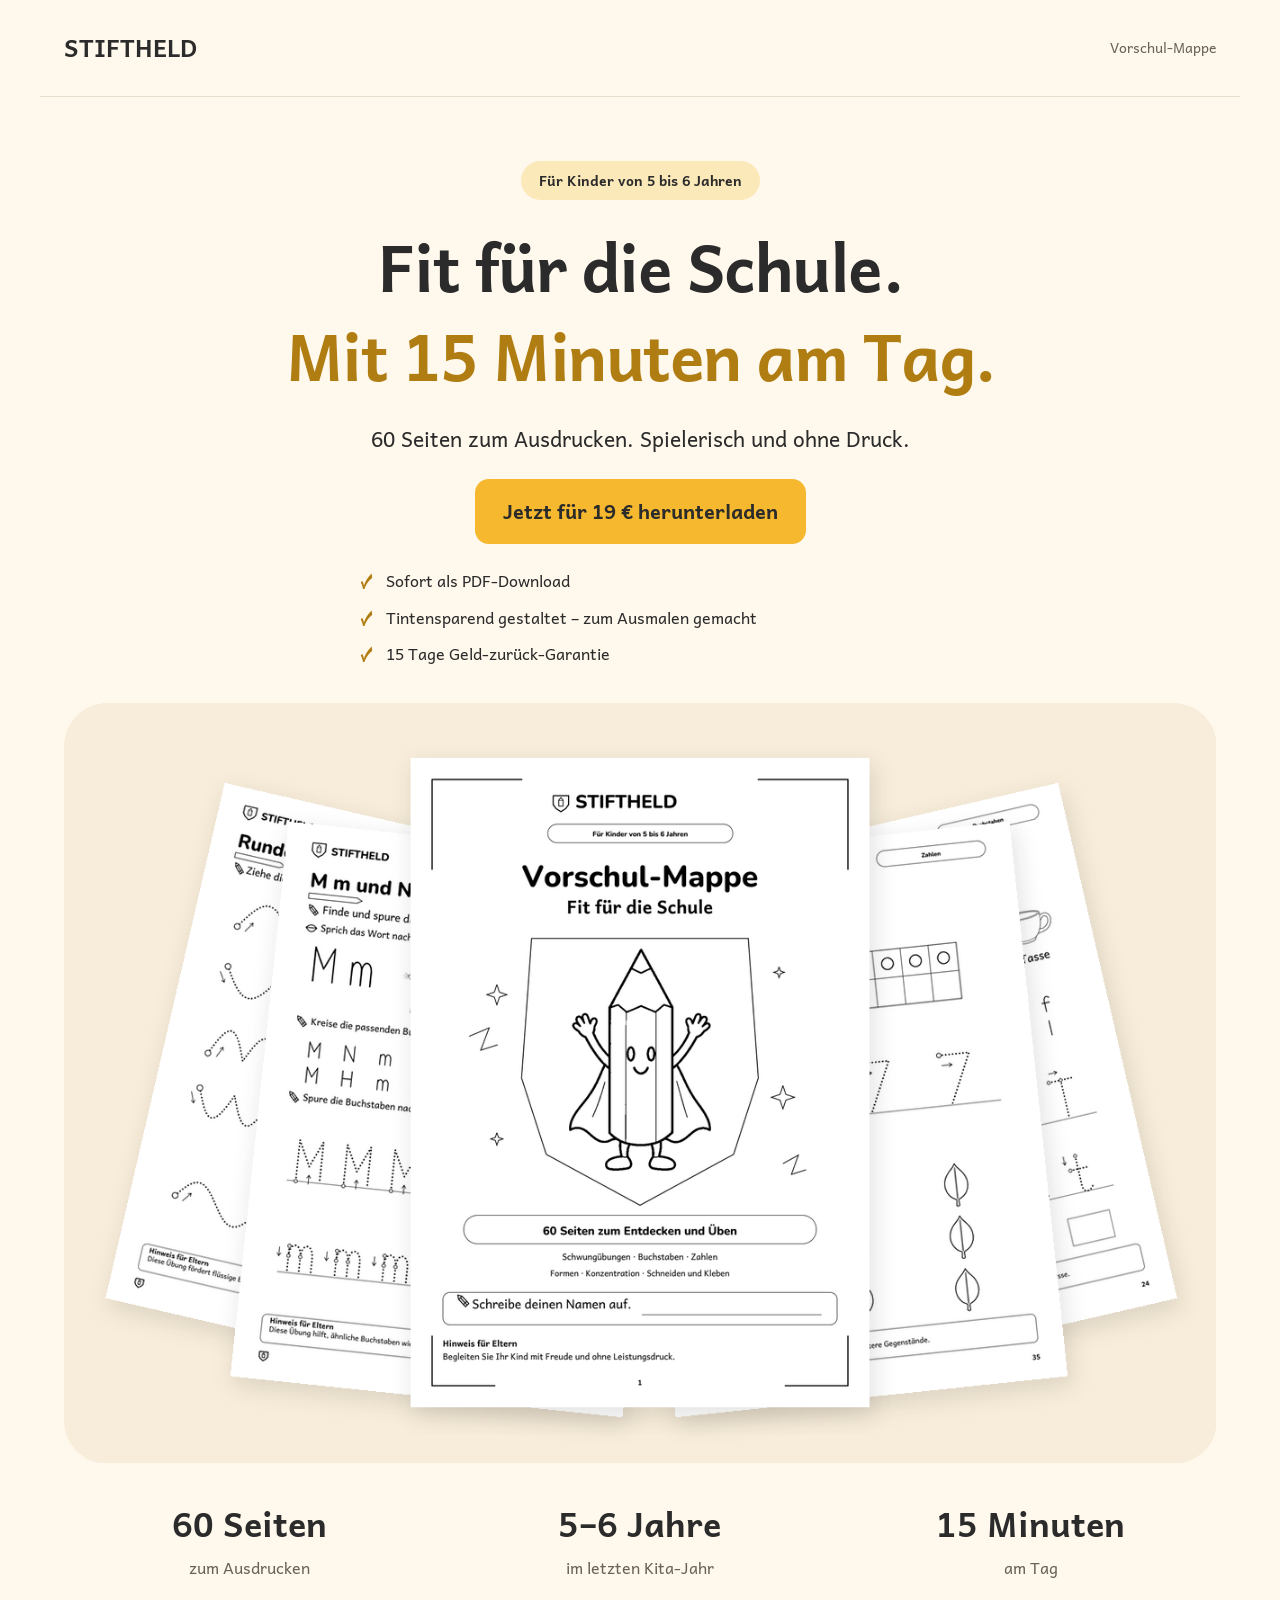
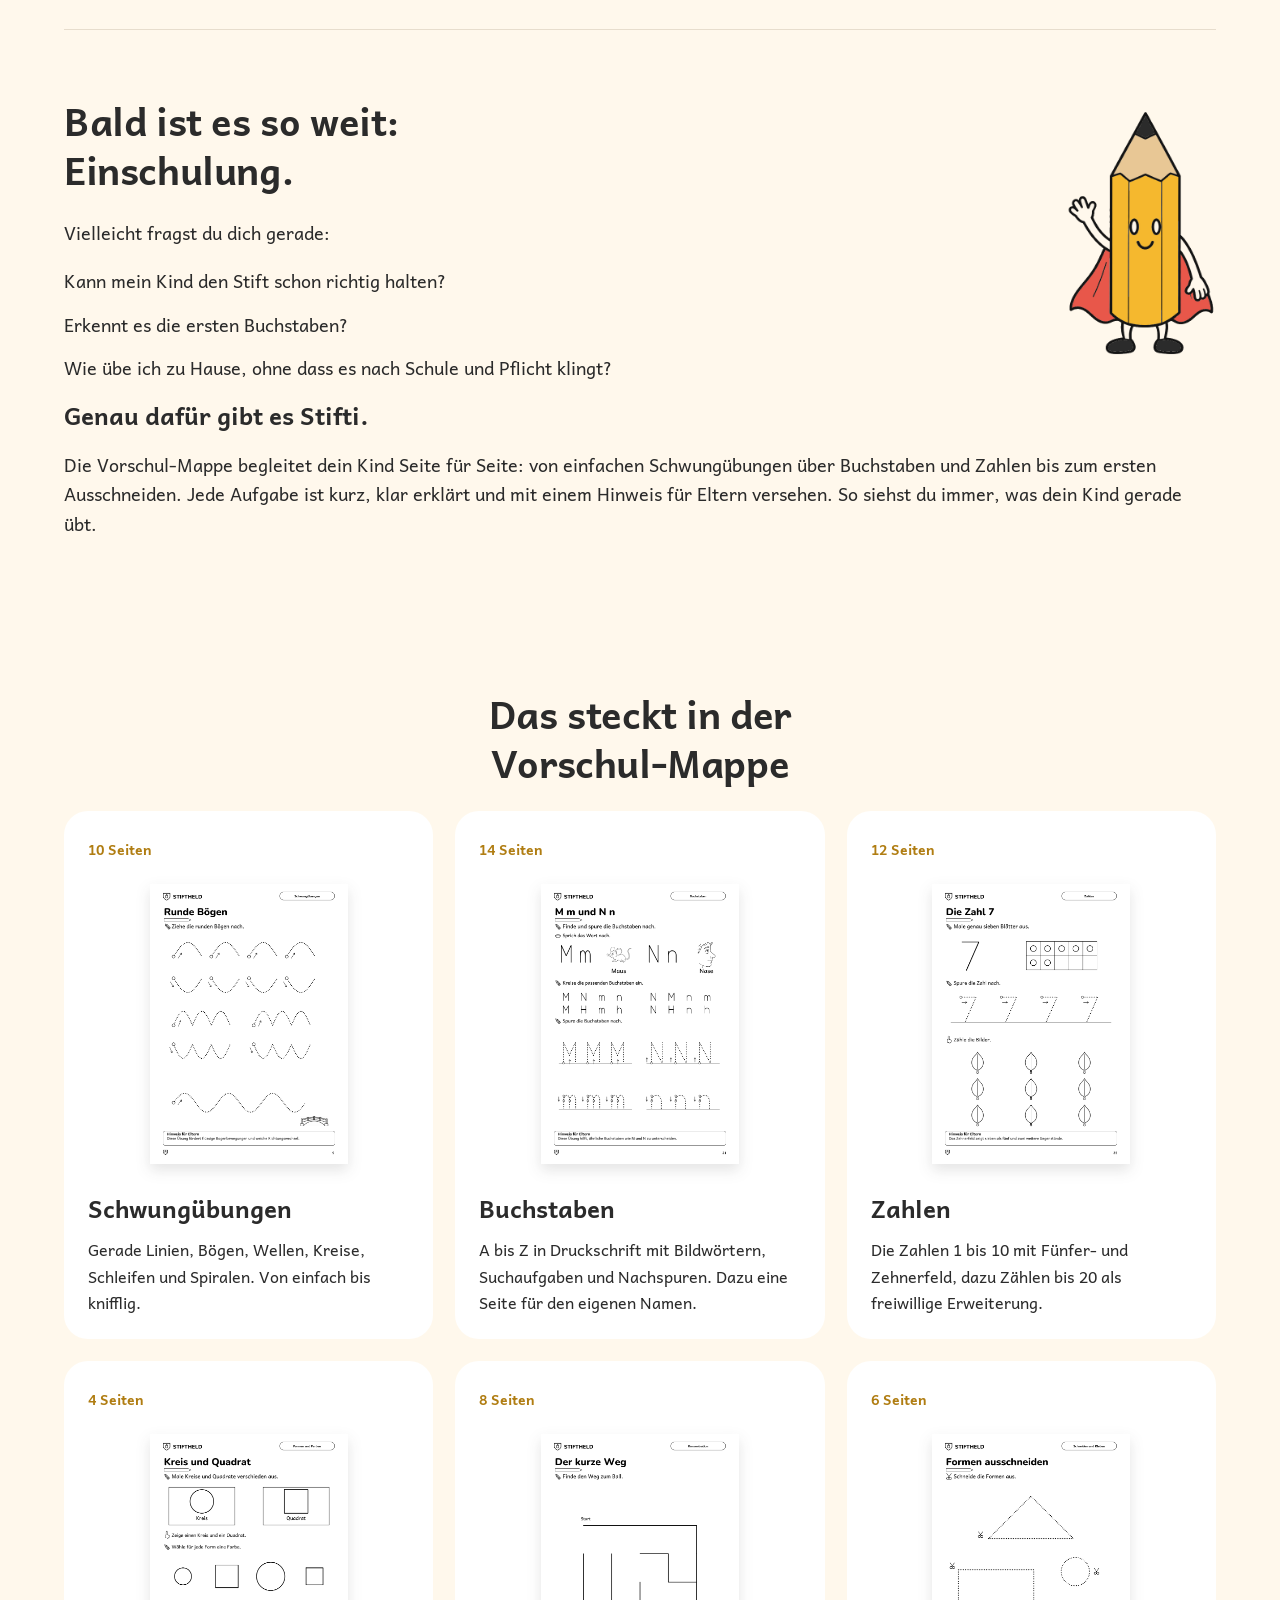
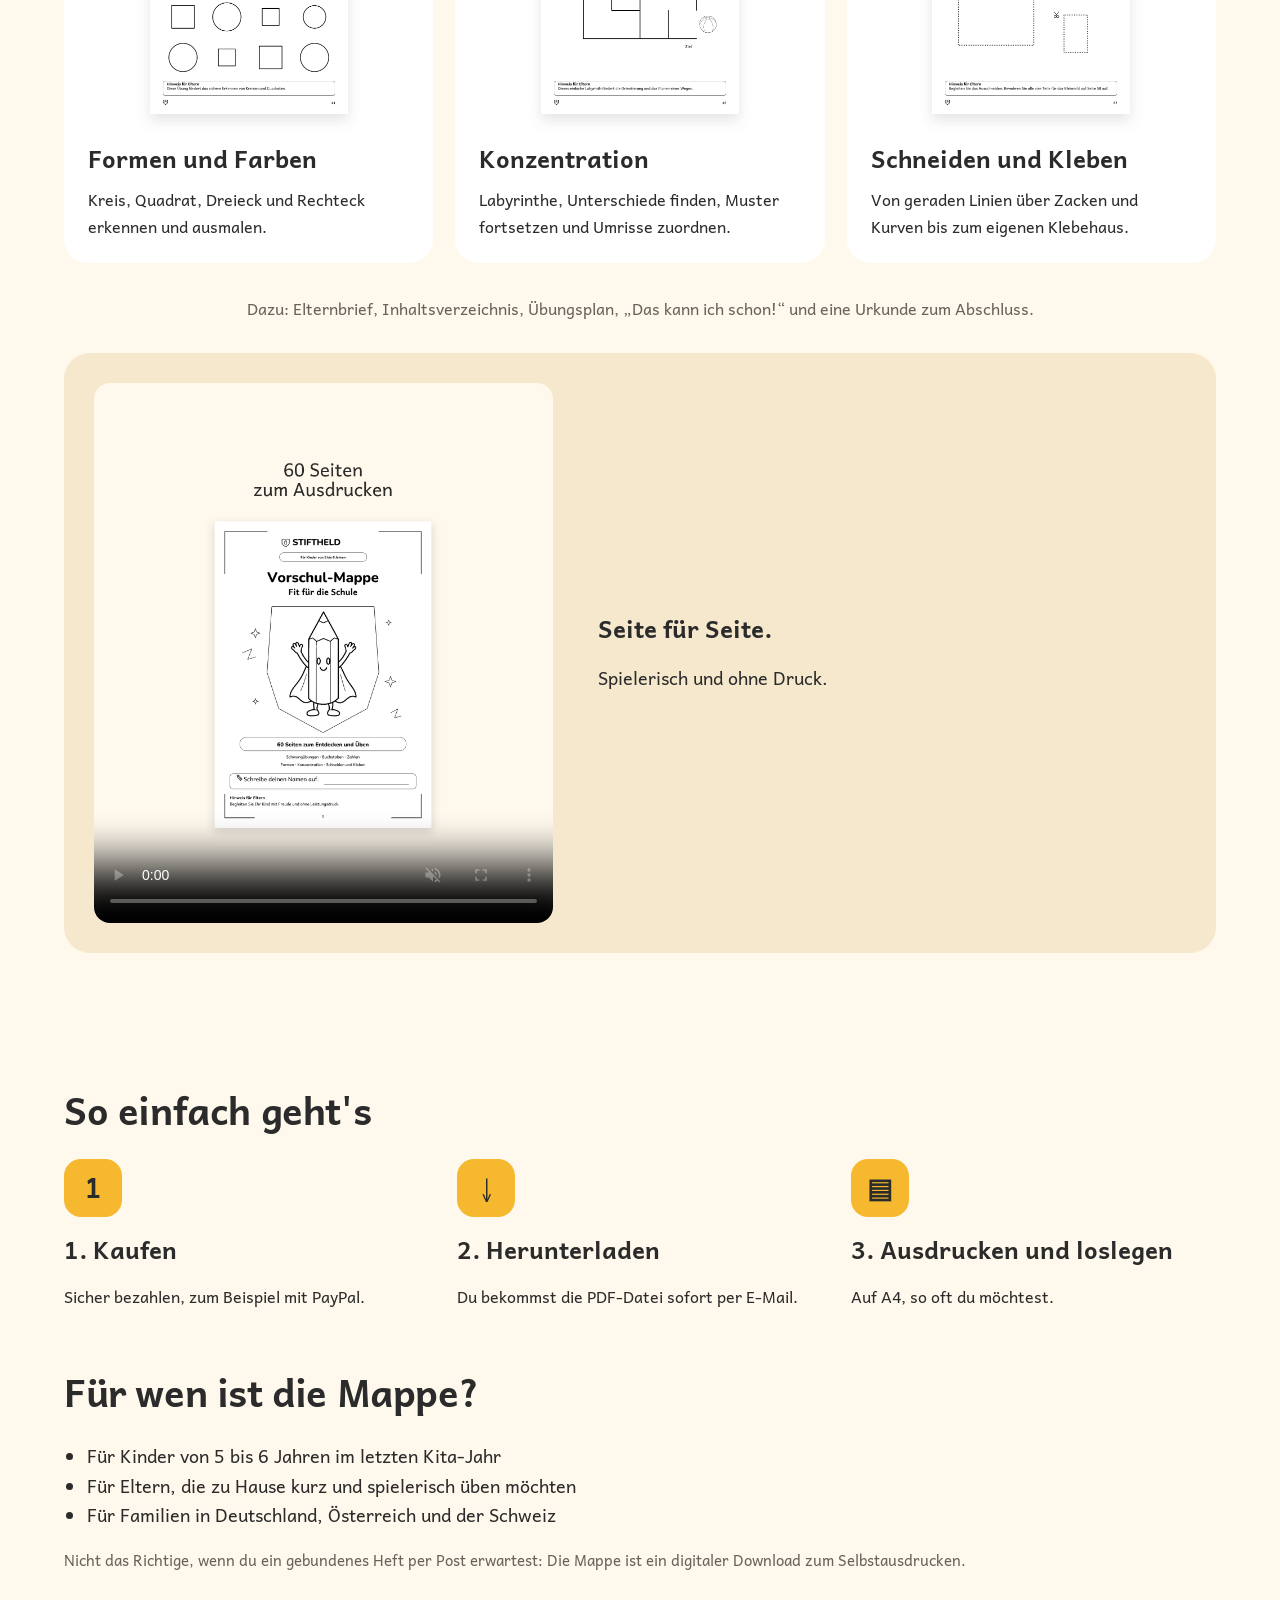
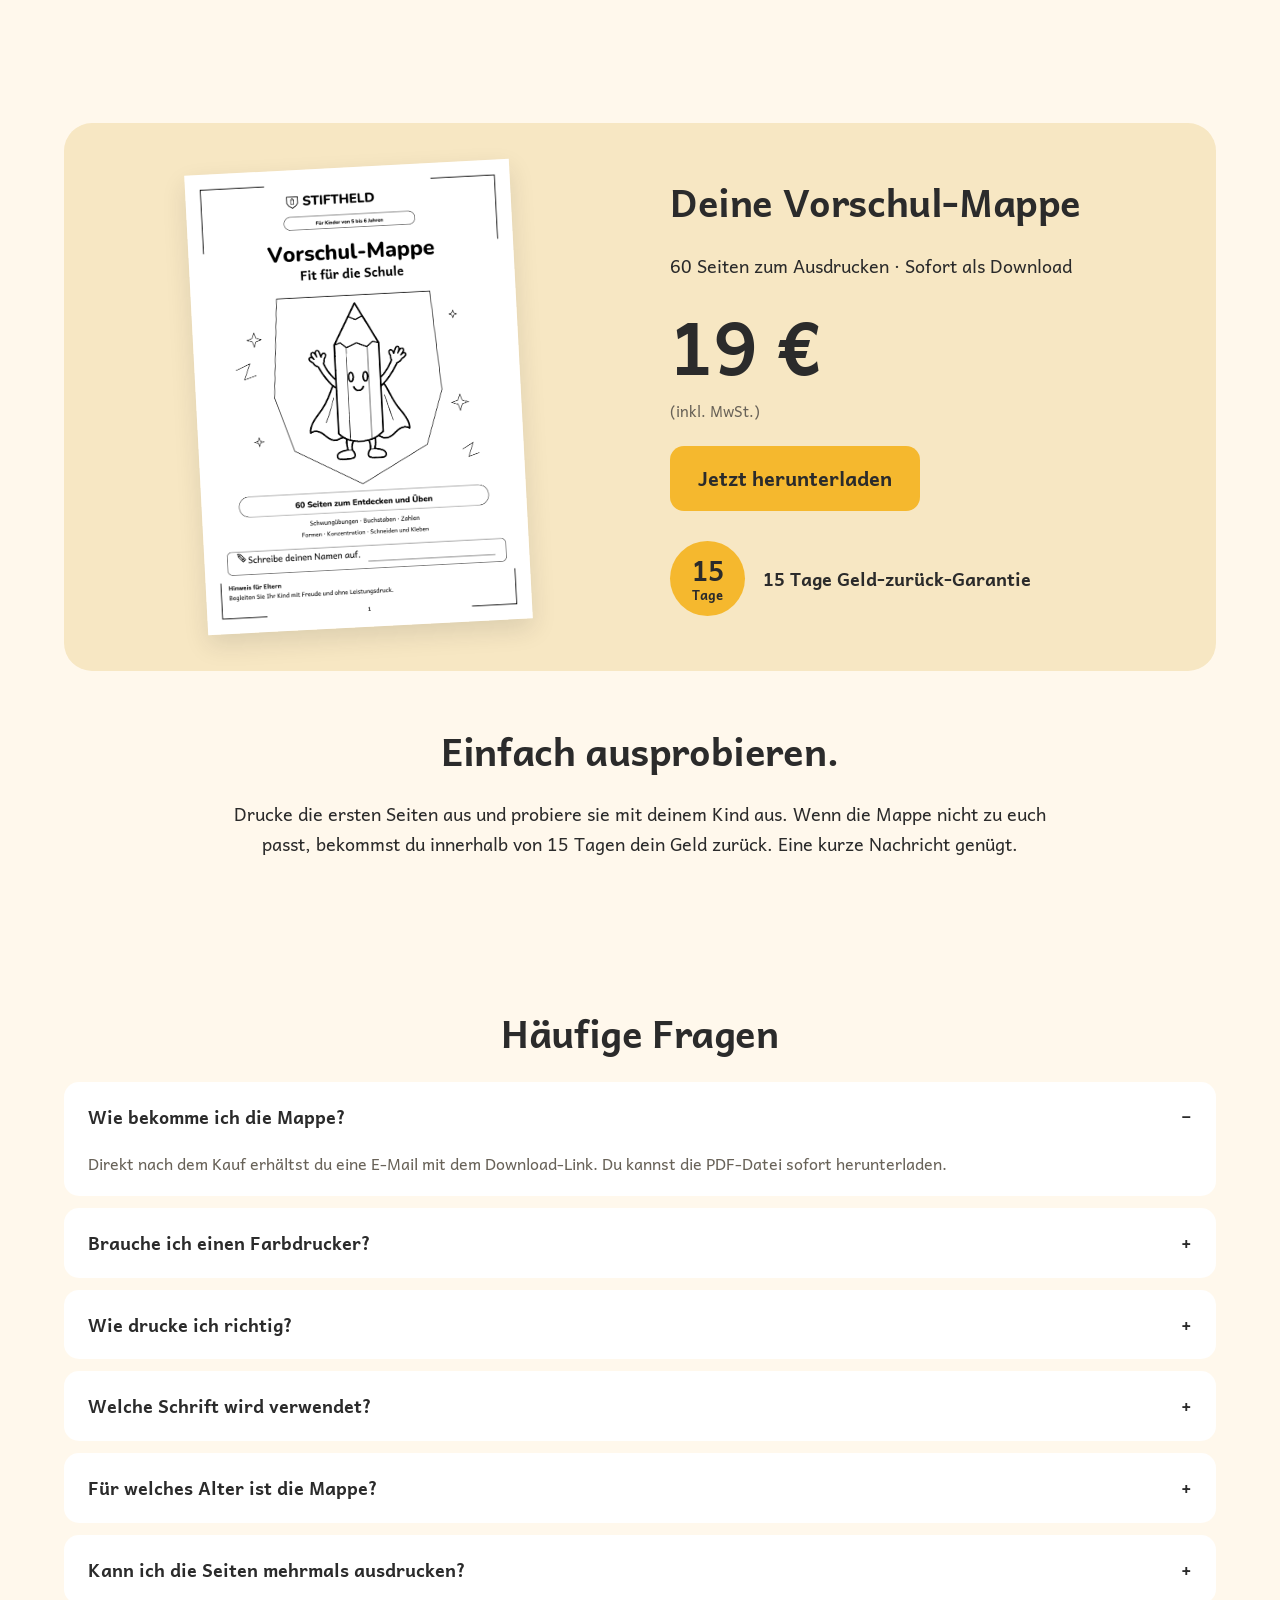
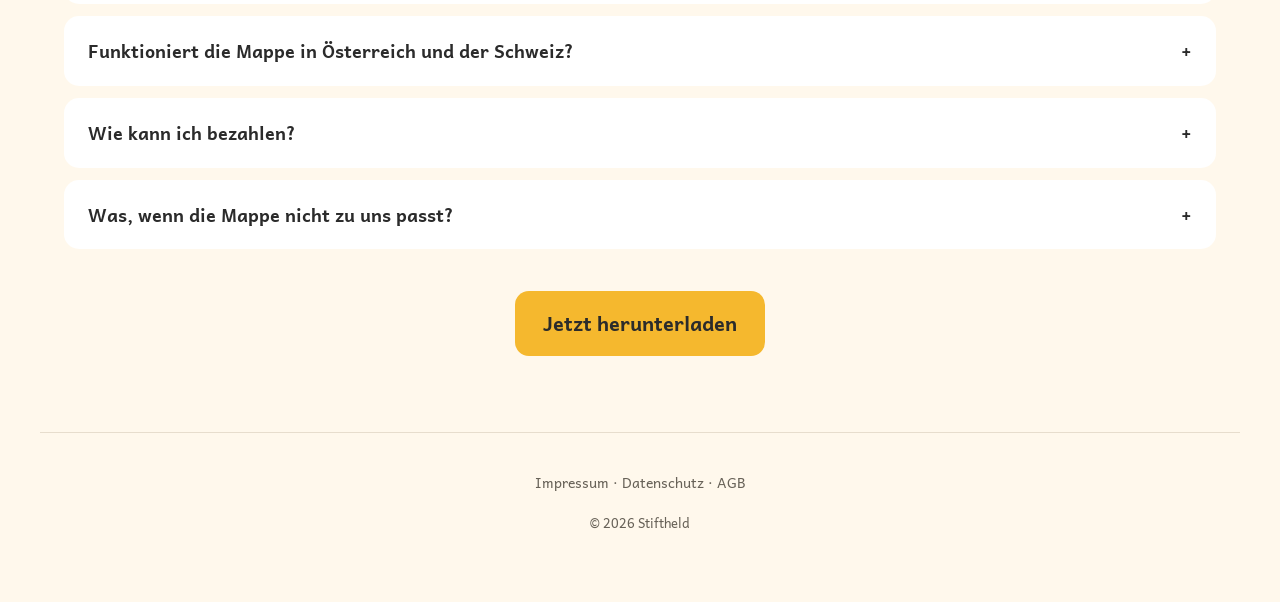
<file: Stiftheld_Site_Vercel_Com_Paginas_Legais/index.html>
<!doctype html><html lang="de"><head><meta charset="utf-8"><meta name="viewport" content="width=device-width, initial-scale=1"><title>Stiftheld · Vorschul-Mappe</title><meta name="description" content="60 Seiten zum Ausdrucken für Kinder von 5 bis 6 Jahren. Spielerisch mit Linien, Buchstaben, Zahlen und Formen üben."><meta name="theme-color" content="#FFF8EC"><link rel="stylesheet" href="styles.css"><script defer src="config.js"></script><script defer src="app.js"></script></head><body><header><strong>STIFTHELD</strong><span>Vorschul-Mappe</span></header><main><section class="hero"><span class="pill">Für Kinder von 5 bis 6 Jahren</span><h1>Fit für die Schule.<span>Mit 15 Minuten am&nbsp;Tag.</span></h1><p class="lead">60 Seiten zum Ausdrucken. Spielerisch und ohne Druck.</p><a class="cta" data-checkout href="https://pay.hotmart.com/I108155387A">Jetzt für 19 € herunterladen</a><ul class="checks"><li>Sofort als PDF-Download</li><li>Tintensparend gestaltet – zum Ausmalen gemacht</li><li>15 Tage Geld-zurück-Garantie</li></ul><img class="hero-art" src="assets/hero.png" alt="Vorschul-Mappe mit Beispielseiten"></section><div class="facts"><div><strong>60 Seiten</strong><span>zum Ausdrucken</span></div><div><strong>5–6 Jahre</strong><span>im letzten Kita-Jahr</span></div><div><strong>15 Minuten</strong><span>am Tag</span></div></div><section class="problem"><img class="mascot" src="assets/stifti.png" alt="Stifti"><h2>Bald ist es so weit:<br>Einschulung.</h2><p>Vielleicht fragst du dich gerade:</p><div class="questions"><p>Kann mein Kind den Stift schon richtig halten?</p><p>Erkennt es die ersten Buchstaben?</p><p>Wie übe ich zu Hause, ohne dass es nach Schule und Pflicht klingt?</p></div><h3>Genau dafür gibt es Stifti.</h3><p>Die Vorschul-Mappe begleitet dein Kind Seite für Seite: von einfachen Schwungübungen über Buchstaben und Zahlen bis zum ersten Ausschneiden. Jede Aufgabe ist kurz, klar erklärt und mit einem Hinweis für Eltern versehen. So siehst du immer, was dein Kind gerade übt.</p></section><section><h2 class="areas-title">Das steckt in der<br>Vorschul-Mappe</h2><div class="areas"><article class="area"><span class="count">10 Seiten</span><img class="" src="assets/page9.png" alt="Vorschul-Mappe Seite 9"><h3>Schwungübungen</h3><p>Gerade Linien, Bögen, Wellen, Kreise, Schleifen und Spiralen. Von einfach bis knifflig.</p></article><article class="area"><span class="count">14 Seiten</span><img class="" src="assets/page21.png" alt="Vorschul-Mappe Seite 21"><h3>Buchstaben</h3><p>A bis Z in Druckschrift mit Bildwörtern, Suchaufgaben und Nachspuren. Dazu eine Seite für den eigenen Namen.</p></article><article class="area"><span class="count">12 Seiten</span><img class="" src="assets/page35.png" alt="Vorschul-Mappe Seite 35"><h3>Zahlen</h3><p>Die Zahlen 1 bis 10 mit Fünfer- und Zehnerfeld, dazu Zählen bis 20 als freiwillige Erweiterung.</p></article><article class="area"><span class="count">4 Seiten</span><img class="" src="assets/page41.png" alt="Vorschul-Mappe Seite 41"><h3>Formen und Farben</h3><p>Kreis, Quadrat, Dreieck und Rechteck erkennen und ausmalen.</p></article><article class="area"><span class="count">8 Seiten</span><img class="" src="assets/page45.png" alt="Vorschul-Mappe Seite 45"><h3>Konzentration</h3><p>Labyrinthe, Unterschiede finden, Muster fortsetzen und Umrisse zuordnen.</p></article><article class="area"><span class="count">6 Seiten</span><img class="" src="assets/page57.png" alt="Vorschul-Mappe Seite 57"><h3>Schneiden und Kleben</h3><p>Von geraden Linien über Zacken und Kurven bis zum eigenen Klebehaus.</p></article></div><p class="extras">Dazu: Elternbrief, Inhaltsverzeichnis, Übungsplan, „Das kann ich schon!“ und eine Urkunde zum Abschluss.</p><div class="video"><video controls muted playsinline preload="metadata" poster="assets/Stiftheld_Reels_Capa.png" aria-label="Einblick in die Vorschul-Mappe"><source src="assets/Stiftheld_Reels_14s.mp4" type="video/mp4"></video><div><h3>Seite für Seite.</h3><p>Spielerisch und ohne Druck.</p></div></div></section><section><h2>So einfach geht's</h2><div class="steps"><div><span class="step-icon">1</span><h3>1. Kaufen</h3><p>Sicher bezahlen, zum Beispiel mit PayPal.</p></div><div><span class="step-icon">↓</span><h3>2. Herunterladen</h3><p>Du bekommst die PDF-Datei sofort per E-Mail.</p></div><div><span class="step-icon">▤</span><h3>3. Ausdrucken und loslegen</h3><p>Auf A4, so oft du möchtest.</p></div></div><div class="audience"><h2>Für wen ist die Mappe?</h2><ul><li>Für Kinder von 5 bis 6 Jahren im letzten Kita-Jahr</li><li>Für Eltern, die zu Hause kurz und spielerisch üben möchten</li><li>Für Familien in Deutschland, Österreich und der Schweiz</li></ul><p class="note">Nicht das Richtige, wenn du ein gebundenes Heft per Post erwartest: Die Mappe ist ein digitaler Download zum Selbstausdrucken.</p></div></section><section><div class="offer"><img class="" src="assets/page1.png" alt="Vorschul-Mappe Seite 1"><div><h2>Deine Vorschul-Mappe</h2><p>60 Seiten zum Ausdrucken · Sofort als Download</p><div class="price">19 €</div><p class="tax">(inkl. MwSt.)</p><a class="cta" data-checkout href="https://pay.hotmart.com/I108155387A">Jetzt herunterladen</a><div class="guarantee"><span class="seal"><b>15</b><small>Tage</small></span><span>15 Tage Geld-zurück-Garantie</span></div></div></div><div class="reassurance"><h2>Einfach ausprobieren.</h2><p>Drucke die ersten Seiten aus und probiere sie mit deinem Kind aus. Wenn die Mappe nicht zu euch passt, bekommst du innerhalb von 15 Tagen dein Geld zurück. Eine kurze Nachricht genügt.</p></div></section><section class="faq"><h2>Häufige Fragen</h2><details open><summary>Wie bekomme ich die Mappe?</summary><p>Direkt nach dem Kauf erhältst du eine E-Mail mit dem Download-Link. Du kannst die PDF-Datei sofort herunterladen.</p></details><details ><summary>Brauche ich einen Farbdrucker?</summary><p>Nein. Die Mappe ist tintensparend gestaltet und zum Ausmalen gemacht. Die Farbe bringt dein Kind mit Buntstiften selbst dazu.</p></details><details ><summary>Wie drucke ich richtig?</summary><p>Auf A4, nur auf der Vorderseite und mit 100 % Skalierung, ohne Anpassung an die Seite. So passen die Teile der Schneide- und Klebeaufgaben zusammen.</p></details><details ><summary>Welche Schrift wird verwendet?</summary><p>Die Buchstaben stehen in Druckschrift, so wie Kinder sie zu Beginn der Grundschule lernen.</p></details><details ><summary>Für welches Alter ist die Mappe?</summary><p>Für Kinder von 5 bis 6 Jahren im letzten Jahr vor der Einschulung.</p></details><details ><summary>Kann ich die Seiten mehrmals ausdrucken?</summary><p>Ja, für den Gebrauch in deiner Familie so oft du möchtest. Für Kitas und Schulen schreib uns bitte eine Nachricht.</p></details><details ><summary>Funktioniert die Mappe in Österreich und der Schweiz?</summary><p>Ja. Die Mappe ist für Familien in Deutschland, Österreich und der Schweiz gedacht.</p></details><details ><summary>Wie kann ich bezahlen?</summary><p>Sicher über unsere Zahlungsplattform, zum Beispiel mit PayPal oder Kreditkarte.</p></details><details ><summary>Was, wenn die Mappe nicht zu uns passt?</summary><p>Dann bekommst du innerhalb von 15 Tagen dein Geld zurück. Eine kurze Nachricht genügt.</p></details><div class="final-cta"><a class="cta" data-checkout href="https://pay.hotmart.com/I108155387A">Jetzt herunterladen</a></div></section></main><footer><a data-legal="impressum" href="impressum.html">Impressum</a> · <a data-legal="datenschutz" href="datenschutz.html">Datenschutz</a> · <a data-legal="agb" href="agb.html">AGB</a><p>© 2026 Stiftheld</p></footer></body></html>
</file>
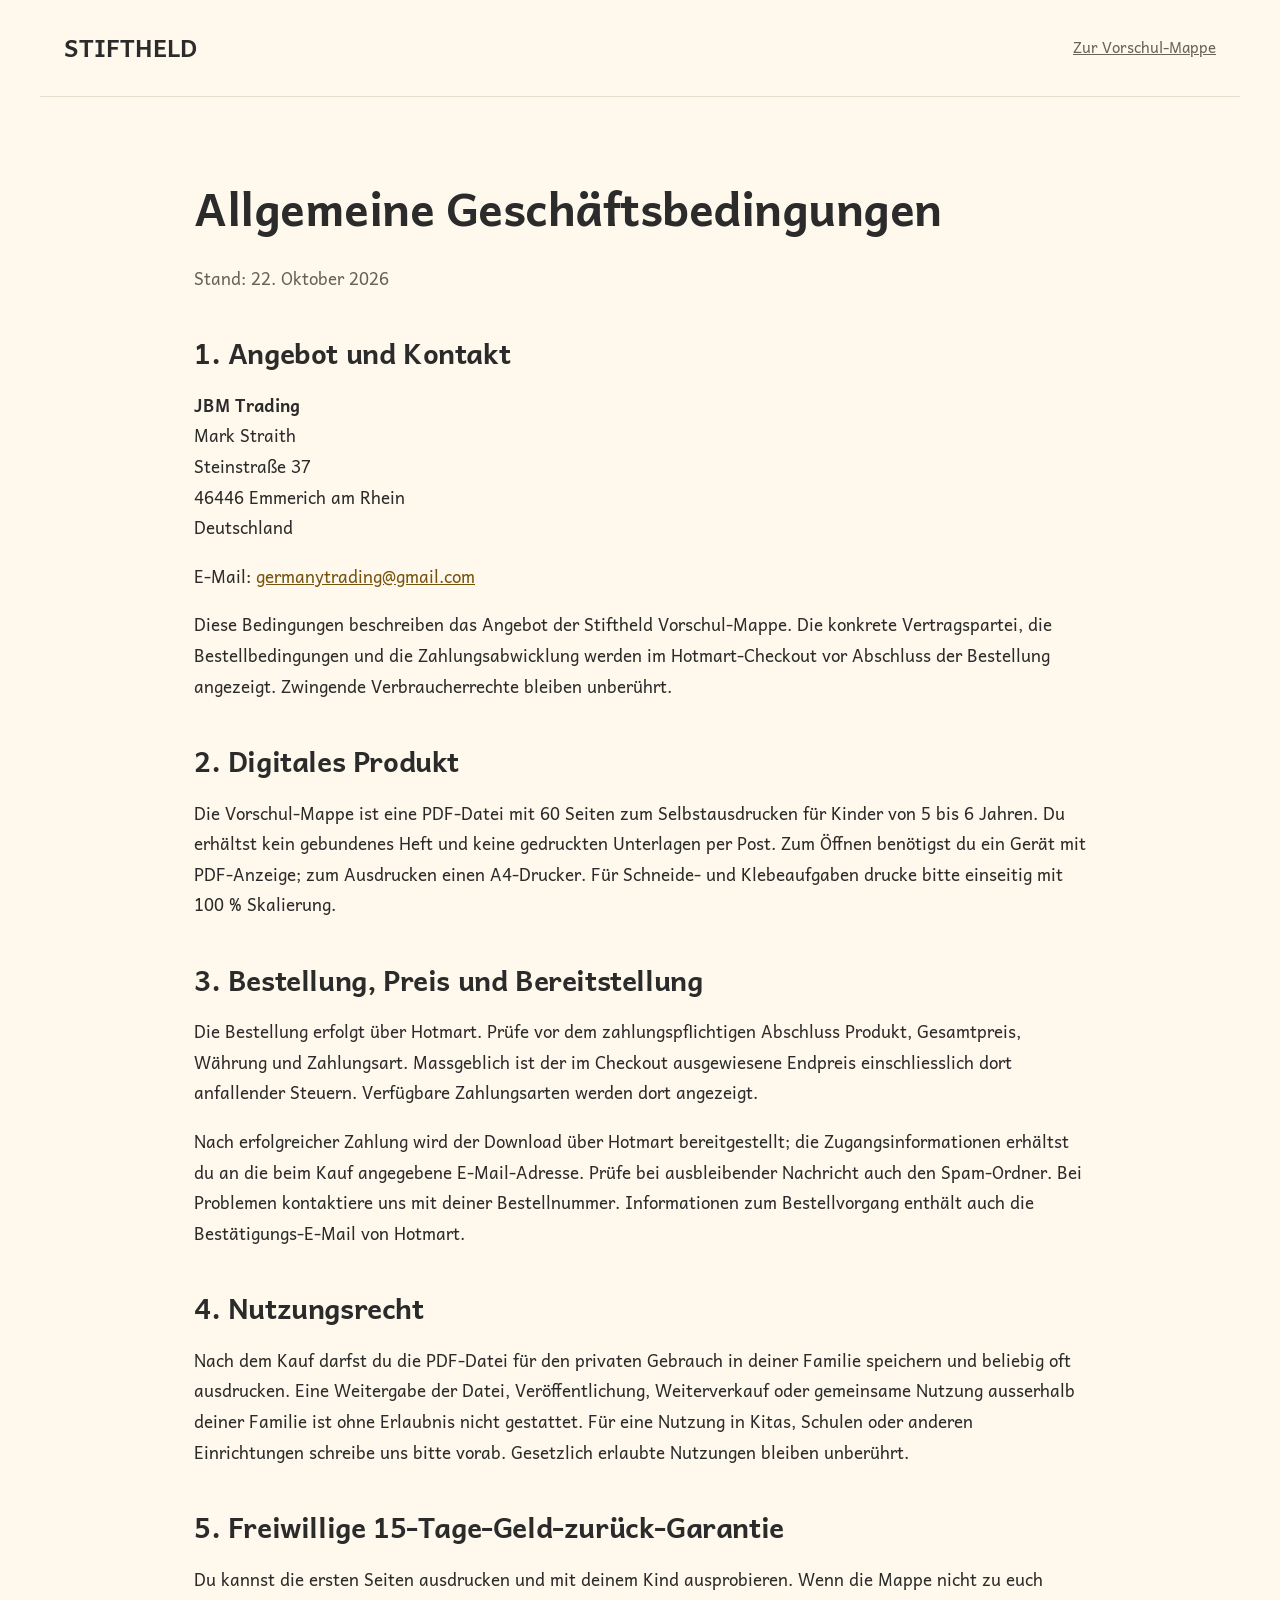
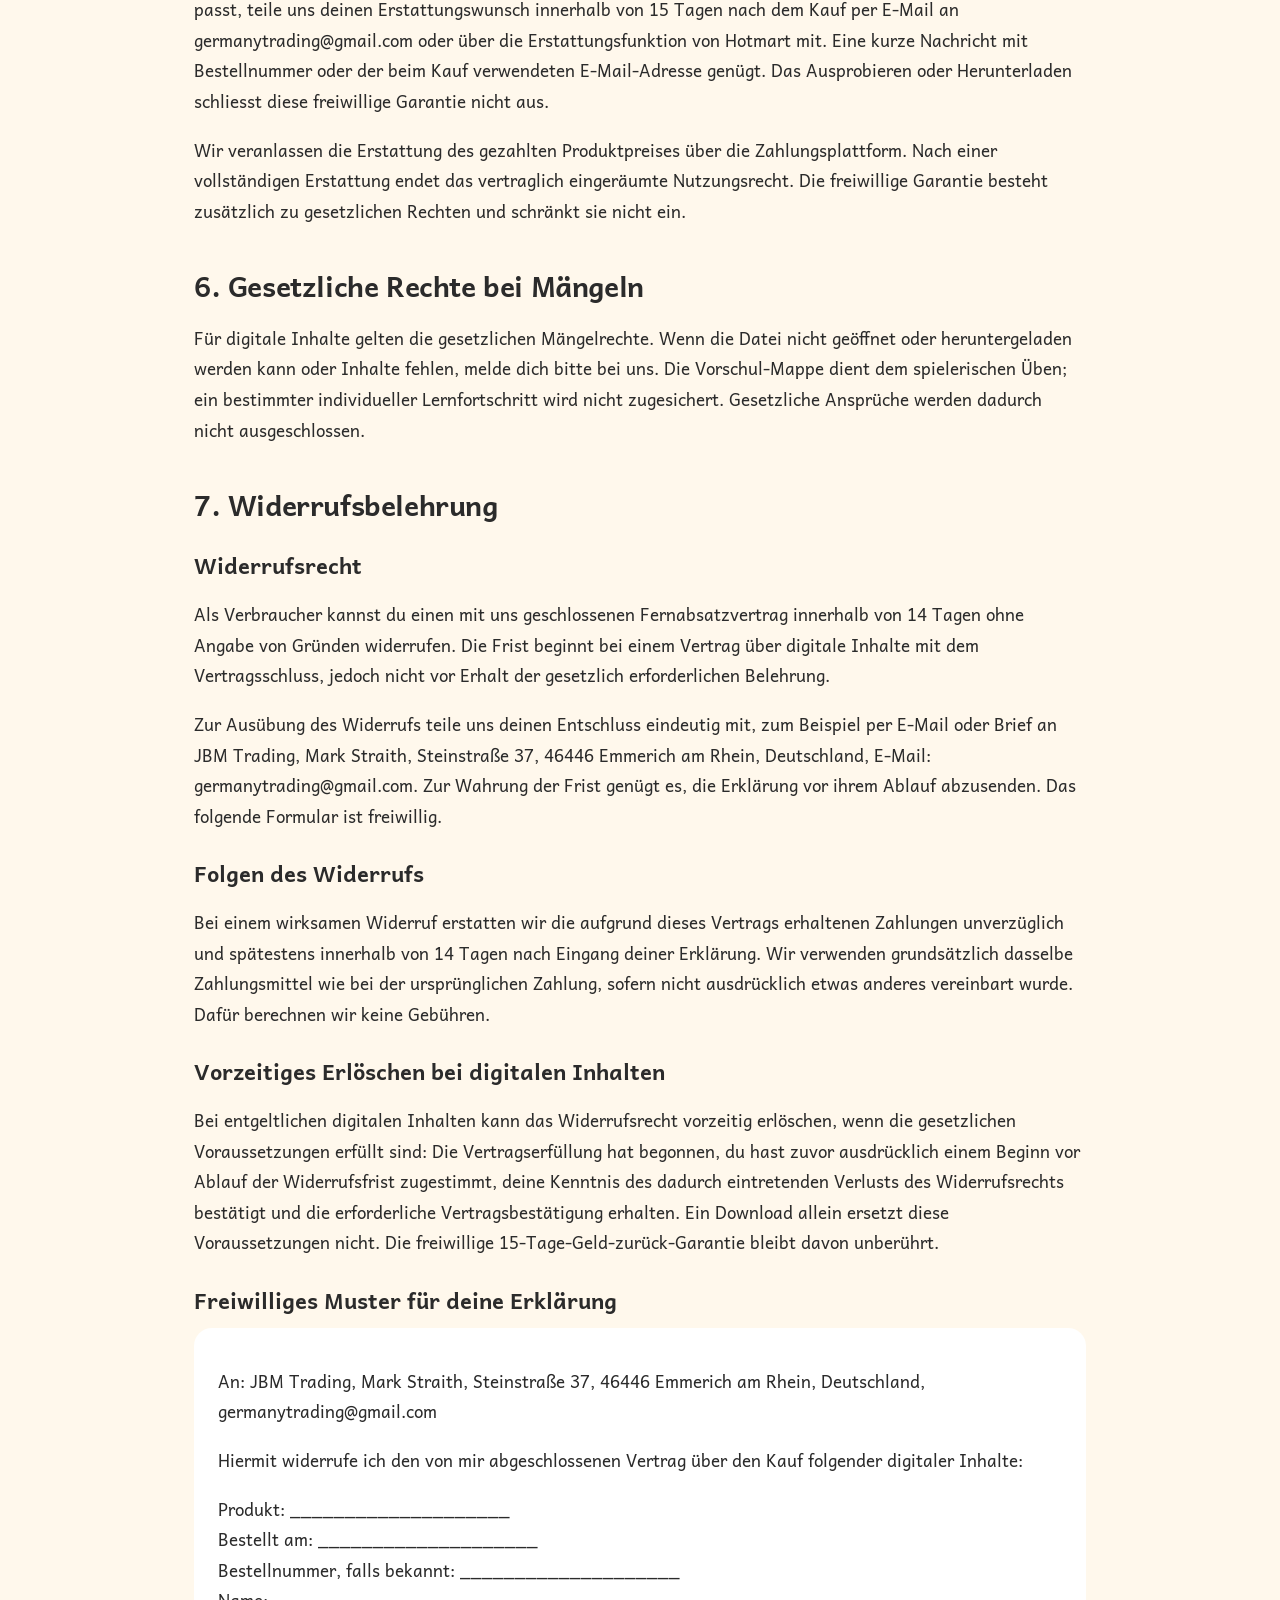
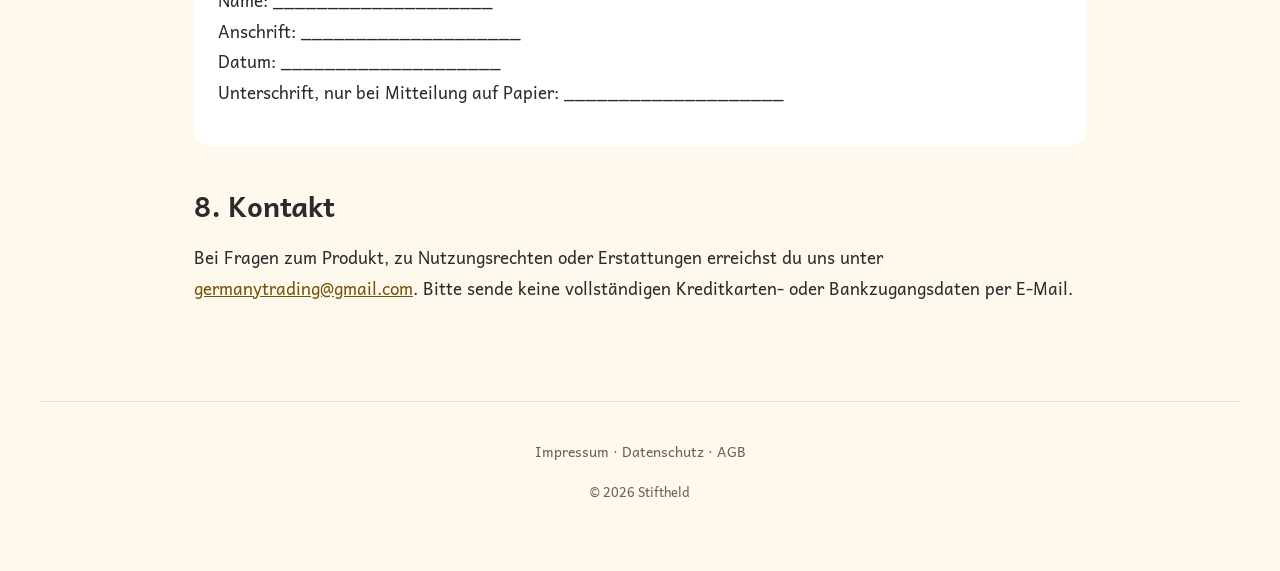
<file: Stiftheld_Site_Vercel_Com_Paginas_Legais/agb.html>
<!doctype html><html lang="de"><head><meta charset="utf-8"><meta name="viewport" content="width=device-width,initial-scale=1"><title>Allgemeine Geschäftsbedingungen · Stiftheld</title><meta name="robots" content="noindex,follow"><meta name="theme-color" content="#FFF8EC"><link rel="stylesheet" href="styles.css"></head><body><header><a class="brand" href="index.html">STIFTHELD</a><a href="index.html">Zur Vorschul-Mappe</a></header><main class="legal-page"><h1>Allgemeine Geschäftsbedingungen</h1><p class="legal-date">Stand: 22. Oktober 2026</p><h2>1. Angebot und Kontakt</h2><p><strong>JBM Trading</strong><br>Mark Straith<br>Steinstraße 37<br>46446 Emmerich am Rhein<br>Deutschland</p><p>E-Mail: <a href="mailto:germanytrading@gmail.com">germanytrading@gmail.com</a></p>
<p>Diese Bedingungen beschreiben das Angebot der Stiftheld Vorschul-Mappe. Die konkrete Vertragspartei, die Bestellbedingungen und die Zahlungsabwicklung werden im Hotmart-Checkout vor Abschluss der Bestellung angezeigt. Zwingende Verbraucherrechte bleiben unberührt.</p>
<h2>2. Digitales Produkt</h2><p>Die Vorschul-Mappe ist eine PDF-Datei mit 60 Seiten zum Selbstausdrucken für Kinder von 5 bis 6 Jahren. Du erhältst kein gebundenes Heft und keine gedruckten Unterlagen per Post. Zum Öffnen benötigst du ein Gerät mit PDF-Anzeige; zum Ausdrucken einen A4-Drucker. Für Schneide- und Klebeaufgaben drucke bitte einseitig mit 100 % Skalierung.</p>
<h2>3. Bestellung, Preis und Bereitstellung</h2><p>Die Bestellung erfolgt über Hotmart. Prüfe vor dem zahlungspflichtigen Abschluss Produkt, Gesamtpreis, Währung und Zahlungsart. Massgeblich ist der im Checkout ausgewiesene Endpreis einschliesslich dort anfallender Steuern. Verfügbare Zahlungsarten werden dort angezeigt.</p><p>Nach erfolgreicher Zahlung wird der Download über Hotmart bereitgestellt; die Zugangsinformationen erhältst du an die beim Kauf angegebene E-Mail-Adresse. Prüfe bei ausbleibender Nachricht auch den Spam-Ordner. Bei Problemen kontaktiere uns mit deiner Bestellnummer. Informationen zum Bestellvorgang enthält auch die Bestätigungs-E-Mail von Hotmart.</p>
<h2>4. Nutzungsrecht</h2><p>Nach dem Kauf darfst du die PDF-Datei für den privaten Gebrauch in deiner Familie speichern und beliebig oft ausdrucken. Eine Weitergabe der Datei, Veröffentlichung, Weiterverkauf oder gemeinsame Nutzung ausserhalb deiner Familie ist ohne Erlaubnis nicht gestattet. Für eine Nutzung in Kitas, Schulen oder anderen Einrichtungen schreibe uns bitte vorab. Gesetzlich erlaubte Nutzungen bleiben unberührt.</p>
<h2>5. Freiwillige 15-Tage-Geld-zurück-Garantie</h2><p>Du kannst die ersten Seiten ausdrucken und mit deinem Kind ausprobieren. Wenn die Mappe nicht zu euch passt, teile uns deinen Erstattungswunsch innerhalb von 15 Tagen nach dem Kauf per E-Mail an germanytrading@gmail.com oder über die Erstattungsfunktion von Hotmart mit. Eine kurze Nachricht mit Bestellnummer oder der beim Kauf verwendeten E-Mail-Adresse genügt. Das Ausprobieren oder Herunterladen schliesst diese freiwillige Garantie nicht aus.</p><p>Wir veranlassen die Erstattung des gezahlten Produktpreises über die Zahlungsplattform. Nach einer vollständigen Erstattung endet das vertraglich eingeräumte Nutzungsrecht. Die freiwillige Garantie besteht zusätzlich zu gesetzlichen Rechten und schränkt sie nicht ein.</p>
<h2>6. Gesetzliche Rechte bei Mängeln</h2><p>Für digitale Inhalte gelten die gesetzlichen Mängelrechte. Wenn die Datei nicht geöffnet oder heruntergeladen werden kann oder Inhalte fehlen, melde dich bitte bei uns. Die Vorschul-Mappe dient dem spielerischen Üben; ein bestimmter individueller Lernfortschritt wird nicht zugesichert. Gesetzliche Ansprüche werden dadurch nicht ausgeschlossen.</p>
<h2>7. Widerrufsbelehrung</h2><h3>Widerrufsrecht</h3><p>Als Verbraucher kannst du einen mit uns geschlossenen Fernabsatzvertrag innerhalb von 14 Tagen ohne Angabe von Gründen widerrufen. Die Frist beginnt bei einem Vertrag über digitale Inhalte mit dem Vertragsschluss, jedoch nicht vor Erhalt der gesetzlich erforderlichen Belehrung.</p><p>Zur Ausübung des Widerrufs teile uns deinen Entschluss eindeutig mit, zum Beispiel per E-Mail oder Brief an JBM Trading, Mark Straith, Steinstraße 37, 46446 Emmerich am Rhein, Deutschland, E-Mail: germanytrading@gmail.com. Zur Wahrung der Frist genügt es, die Erklärung vor ihrem Ablauf abzusenden. Das folgende Formular ist freiwillig.</p><h3>Folgen des Widerrufs</h3><p>Bei einem wirksamen Widerruf erstatten wir die aufgrund dieses Vertrags erhaltenen Zahlungen unverzüglich und spätestens innerhalb von 14 Tagen nach Eingang deiner Erklärung. Wir verwenden grundsätzlich dasselbe Zahlungsmittel wie bei der ursprünglichen Zahlung, sofern nicht ausdrücklich etwas anderes vereinbart wurde. Dafür berechnen wir keine Gebühren.</p><h3>Vorzeitiges Erlöschen bei digitalen Inhalten</h3><p>Bei entgeltlichen digitalen Inhalten kann das Widerrufsrecht vorzeitig erlöschen, wenn die gesetzlichen Voraussetzungen erfüllt sind: Die Vertragserfüllung hat begonnen, du hast zuvor ausdrücklich einem Beginn vor Ablauf der Widerrufsfrist zugestimmt, deine Kenntnis des dadurch eintretenden Verlusts des Widerrufsrechts bestätigt und die erforderliche Vertragsbestätigung erhalten. Ein Download allein ersetzt diese Voraussetzungen nicht. Die freiwillige 15-Tage-Geld-zurück-Garantie bleibt davon unberührt.</p><h3>Freiwilliges Muster für deine Erklärung</h3><div class="legal-form"><p>An: JBM Trading, Mark Straith, Steinstraße 37, 46446 Emmerich am Rhein, Deutschland, germanytrading@gmail.com</p><p>Hiermit widerrufe ich den von mir abgeschlossenen Vertrag über den Kauf folgender digitaler Inhalte:</p><p>Produkt: ____________________<br>Bestellt am: ____________________<br>Bestellnummer, falls bekannt: ____________________<br>Name: ____________________<br>Anschrift: ____________________<br>Datum: ____________________<br>Unterschrift, nur bei Mitteilung auf Papier: ____________________</p></div>
<h2>8. Kontakt</h2><p>Bei Fragen zum Produkt, zu Nutzungsrechten oder Erstattungen erreichst du uns unter <a href="mailto:germanytrading@gmail.com">germanytrading@gmail.com</a>. Bitte sende keine vollständigen Kreditkarten- oder Bankzugangsdaten per E-Mail.</p>
</main><footer><a href="impressum.html">Impressum</a> · <a href="datenschutz.html">Datenschutz</a> · <a href="agb.html">AGB</a><p>© 2026 Stiftheld</p></footer></body></html>
</file>
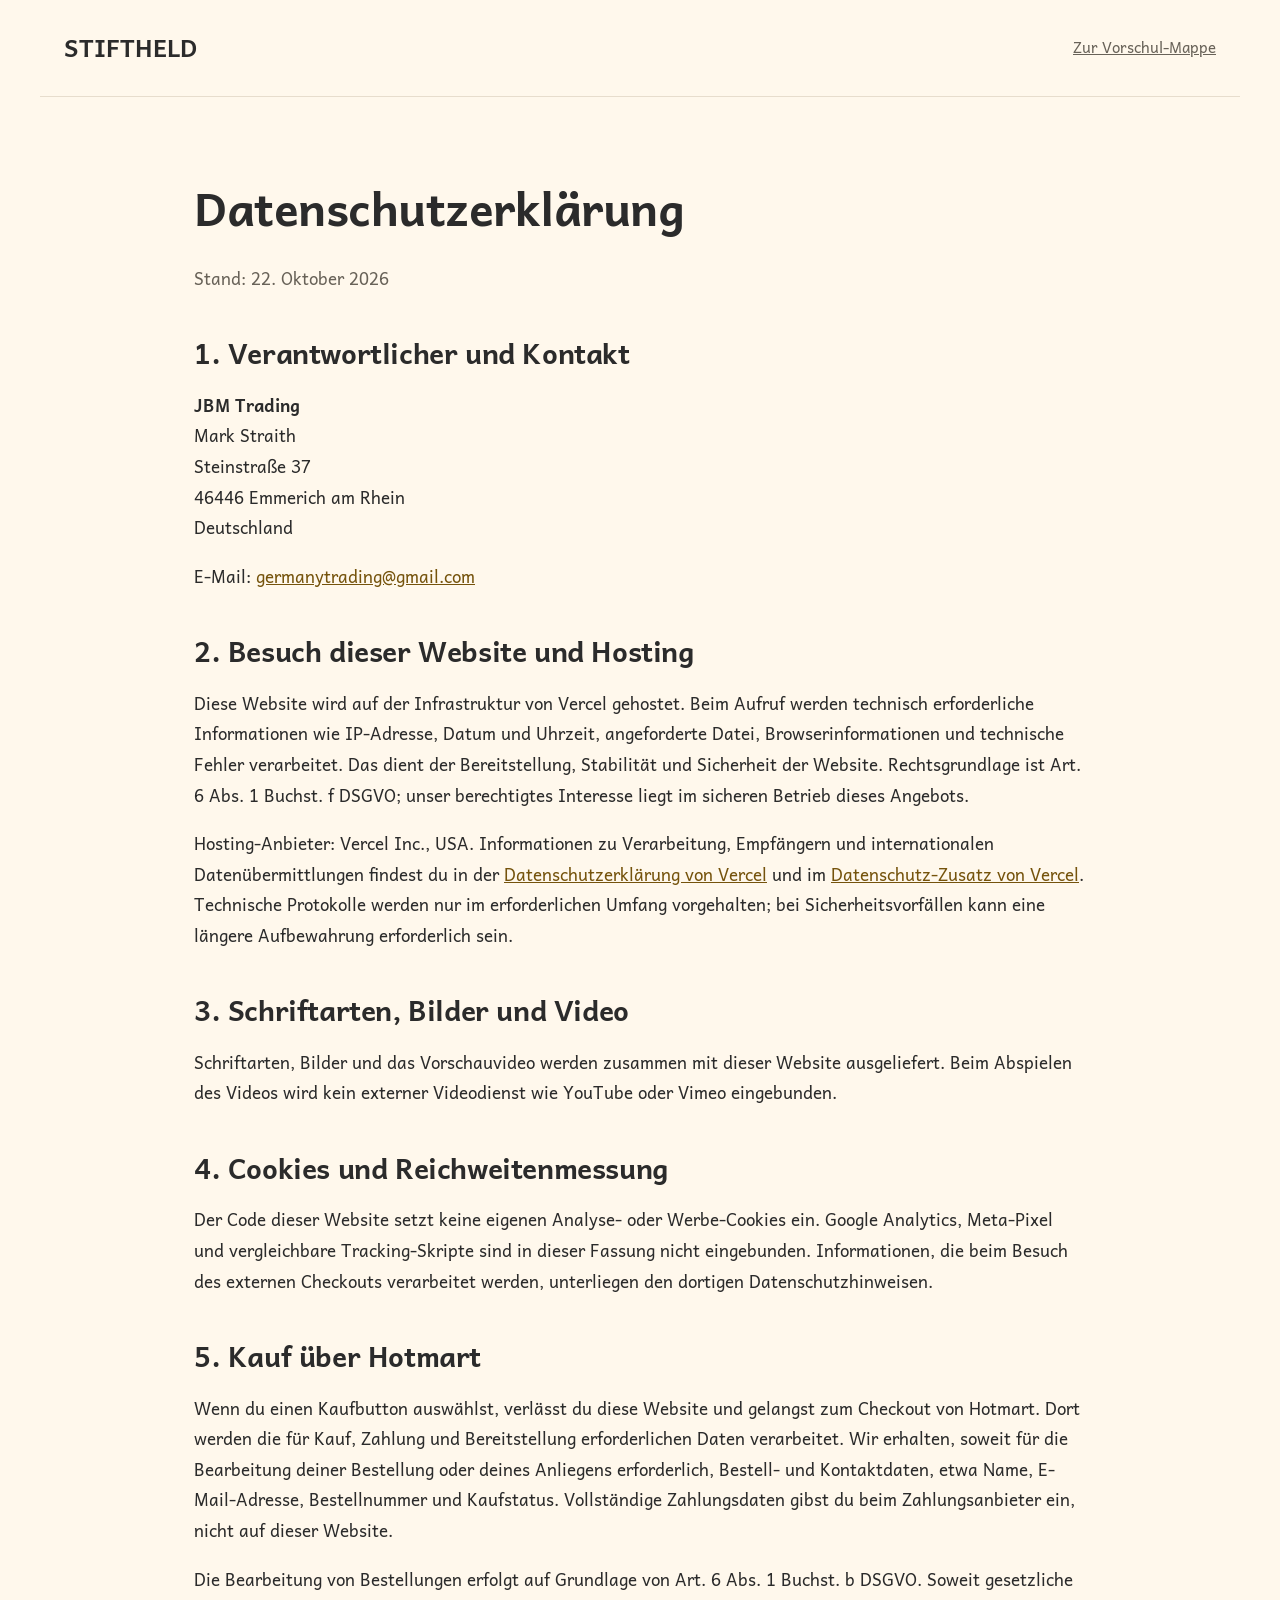
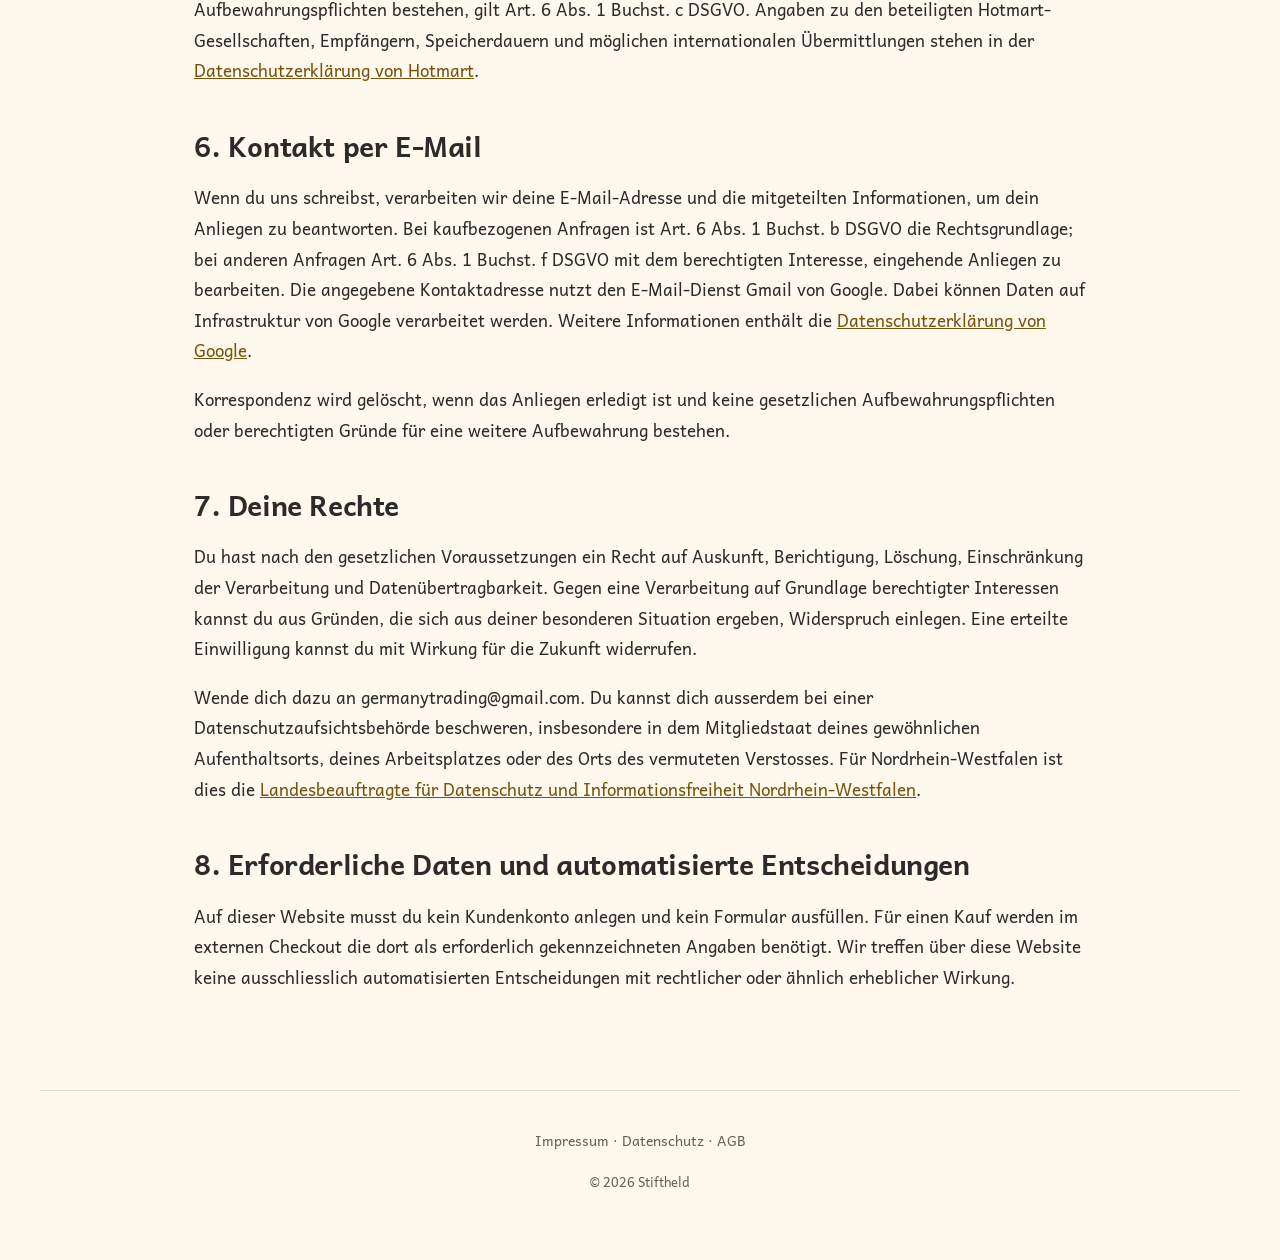
<file: Stiftheld_Site_Vercel_Com_Paginas_Legais/datenschutz.html>
<!doctype html><html lang="de"><head><meta charset="utf-8"><meta name="viewport" content="width=device-width,initial-scale=1"><title>Datenschutzerklärung · Stiftheld</title><meta name="robots" content="noindex,follow"><meta name="theme-color" content="#FFF8EC"><link rel="stylesheet" href="styles.css"></head><body><header><a class="brand" href="index.html">STIFTHELD</a><a href="index.html">Zur Vorschul-Mappe</a></header><main class="legal-page"><h1>Datenschutzerklärung</h1><p class="legal-date">Stand: 22. Oktober 2026</p><h2>1. Verantwortlicher und Kontakt</h2><p><strong>JBM Trading</strong><br>Mark Straith<br>Steinstraße 37<br>46446 Emmerich am Rhein<br>Deutschland</p><p>E-Mail: <a href="mailto:germanytrading@gmail.com">germanytrading@gmail.com</a></p>
<h2>2. Besuch dieser Website und Hosting</h2><p>Diese Website wird auf der Infrastruktur von Vercel gehostet. Beim Aufruf werden technisch erforderliche Informationen wie IP-Adresse, Datum und Uhrzeit, angeforderte Datei, Browserinformationen und technische Fehler verarbeitet. Das dient der Bereitstellung, Stabilität und Sicherheit der Website. Rechtsgrundlage ist Art. 6 Abs. 1 Buchst. f DSGVO; unser berechtigtes Interesse liegt im sicheren Betrieb dieses Angebots.</p><p>Hosting-Anbieter: Vercel Inc., USA. Informationen zu Verarbeitung, Empfängern und internationalen Datenübermittlungen findest du in der <a href="https://vercel.com/legal/privacy-notice" rel="noopener noreferrer">Datenschutzerklärung von Vercel</a> und im <a href="https://vercel.com/legal/dpa" rel="noopener noreferrer">Datenschutz-Zusatz von Vercel</a>. Technische Protokolle werden nur im erforderlichen Umfang vorgehalten; bei Sicherheitsvorfällen kann eine längere Aufbewahrung erforderlich sein.</p>
<h2>3. Schriftarten, Bilder und Video</h2><p>Schriftarten, Bilder und das Vorschauvideo werden zusammen mit dieser Website ausgeliefert. Beim Abspielen des Videos wird kein externer Videodienst wie YouTube oder Vimeo eingebunden.</p>
<h2>4. Cookies und Reichweitenmessung</h2><p>Der Code dieser Website setzt keine eigenen Analyse- oder Werbe-Cookies ein. Google Analytics, Meta-Pixel und vergleichbare Tracking-Skripte sind in dieser Fassung nicht eingebunden. Informationen, die beim Besuch des externen Checkouts verarbeitet werden, unterliegen den dortigen Datenschutzhinweisen.</p>
<h2>5. Kauf über Hotmart</h2><p>Wenn du einen Kaufbutton auswählst, verlässt du diese Website und gelangst zum Checkout von Hotmart. Dort werden die für Kauf, Zahlung und Bereitstellung erforderlichen Daten verarbeitet. Wir erhalten, soweit für die Bearbeitung deiner Bestellung oder deines Anliegens erforderlich, Bestell- und Kontaktdaten, etwa Name, E-Mail-Adresse, Bestellnummer und Kaufstatus. Vollständige Zahlungsdaten gibst du beim Zahlungsanbieter ein, nicht auf dieser Website.</p><p>Die Bearbeitung von Bestellungen erfolgt auf Grundlage von Art. 6 Abs. 1 Buchst. b DSGVO. Soweit gesetzliche Aufbewahrungspflichten bestehen, gilt Art. 6 Abs. 1 Buchst. c DSGVO. Angaben zu den beteiligten Hotmart-Gesellschaften, Empfängern, Speicherdauern und möglichen internationalen Übermittlungen stehen in der <a href="https://hotmart.com/en/legal/data-privacy-policy" rel="noopener noreferrer">Datenschutzerklärung von Hotmart</a>.</p>
<h2>6. Kontakt per E-Mail</h2><p>Wenn du uns schreibst, verarbeiten wir deine E-Mail-Adresse und die mitgeteilten Informationen, um dein Anliegen zu beantworten. Bei kaufbezogenen Anfragen ist Art. 6 Abs. 1 Buchst. b DSGVO die Rechtsgrundlage; bei anderen Anfragen Art. 6 Abs. 1 Buchst. f DSGVO mit dem berechtigten Interesse, eingehende Anliegen zu bearbeiten. Die angegebene Kontaktadresse nutzt den E-Mail-Dienst Gmail von Google. Dabei können Daten auf Infrastruktur von Google verarbeitet werden. Weitere Informationen enthält die <a href="https://policies.google.com/privacy" rel="noopener noreferrer">Datenschutzerklärung von Google</a>.</p><p>Korrespondenz wird gelöscht, wenn das Anliegen erledigt ist und keine gesetzlichen Aufbewahrungspflichten oder berechtigten Gründe für eine weitere Aufbewahrung bestehen.</p>
<h2>7. Deine Rechte</h2><p>Du hast nach den gesetzlichen Voraussetzungen ein Recht auf Auskunft, Berichtigung, Löschung, Einschränkung der Verarbeitung und Datenübertragbarkeit. Gegen eine Verarbeitung auf Grundlage berechtigter Interessen kannst du aus Gründen, die sich aus deiner besonderen Situation ergeben, Widerspruch einlegen. Eine erteilte Einwilligung kannst du mit Wirkung für die Zukunft widerrufen.</p><p>Wende dich dazu an germanytrading@gmail.com. Du kannst dich ausserdem bei einer Datenschutzaufsichtsbehörde beschweren, insbesondere in dem Mitgliedstaat deines gewöhnlichen Aufenthaltsorts, deines Arbeitsplatzes oder des Orts des vermuteten Verstosses. Für Nordrhein-Westfalen ist dies die <a href="https://www.ldi.nrw.de/">Landesbeauftragte für Datenschutz und Informationsfreiheit Nordrhein-Westfalen</a>.</p>
<h2>8. Erforderliche Daten und automatisierte Entscheidungen</h2><p>Auf dieser Website musst du kein Kundenkonto anlegen und kein Formular ausfüllen. Für einen Kauf werden im externen Checkout die dort als erforderlich gekennzeichneten Angaben benötigt. Wir treffen über diese Website keine ausschliesslich automatisierten Entscheidungen mit rechtlicher oder ähnlich erheblicher Wirkung.</p>
</main><footer><a href="impressum.html">Impressum</a> · <a href="datenschutz.html">Datenschutz</a> · <a href="agb.html">AGB</a><p>© 2026 Stiftheld</p></footer></body></html>
</file>
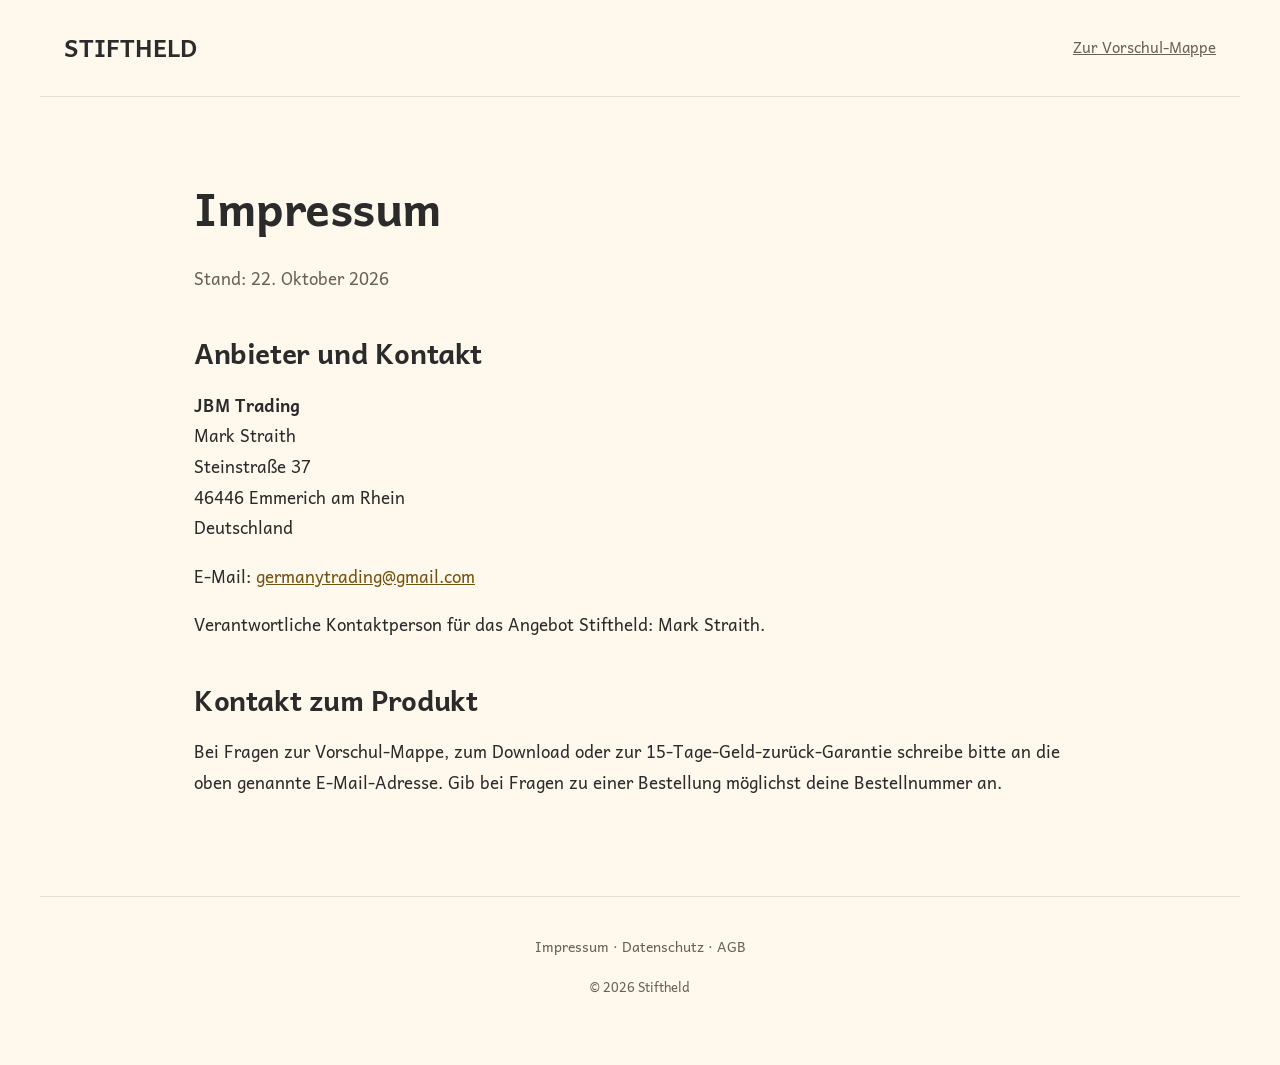
<file: Stiftheld_Site_Vercel_Com_Paginas_Legais/impressum.html>
<!doctype html><html lang="de"><head><meta charset="utf-8"><meta name="viewport" content="width=device-width,initial-scale=1"><title>Impressum · Stiftheld</title><meta name="robots" content="noindex,follow"><meta name="theme-color" content="#FFF8EC"><link rel="stylesheet" href="styles.css"></head><body><header><a class="brand" href="index.html">STIFTHELD</a><a href="index.html">Zur Vorschul-Mappe</a></header><main class="legal-page"><h1>Impressum</h1><p class="legal-date">Stand: 22. Oktober 2026</p><h2>Anbieter und Kontakt</h2><p><strong>JBM Trading</strong><br>Mark Straith<br>Steinstraße 37<br>46446 Emmerich am Rhein<br>Deutschland</p><p>E-Mail: <a href="mailto:germanytrading@gmail.com">germanytrading@gmail.com</a></p><p>Verantwortliche Kontaktperson für das Angebot Stiftheld: Mark Straith.</p><h2>Kontakt zum Produkt</h2><p>Bei Fragen zur Vorschul-Mappe, zum Download oder zur 15-Tage-Geld-zurück-Garantie schreibe bitte an die oben genannte E-Mail-Adresse. Gib bei Fragen zu einer Bestellung möglichst deine Bestellnummer an.</p></main><footer><a href="impressum.html">Impressum</a> · <a href="datenschutz.html">Datenschutz</a> · <a href="agb.html">AGB</a><p>© 2026 Stiftheld</p></footer></body></html>
</file>
<file: Stiftheld_Site_Vercel_Com_Paginas_Legais/styles.css>
@font-face{font-family:Andika;src:url(assets/Andika-Regular.ttf)}@font-face{font-family:Andika;src:url(assets/Andika-Bold.ttf);font-weight:700}*{box-sizing:border-box}body{margin:0;background:#FFF8EC;color:#2B2B2B;font-family:Andika,sans-serif;line-height:1.65}img{max-width:100%;display:block}header,main,footer{max-width:1200px;margin:auto}header{padding:28px 24px;border-bottom:1px solid #e7ddcd;display:flex;justify-content:space-between;align-items:center}header strong{font-size:24px}header span{font-size:14px;color:#686258}main{padding:0 24px}.hero{text-align:center;padding:64px 0 0}.pill{display:inline-block;background:#FBE9B9;border-radius:30px;padding:8px 18px;font-size:14px;font-weight:700}h1{font-size:64px;line-height:1.18;letter-spacing:-1.5px;margin:28px 0}h1 span{color:#B07D12;display:block;margin-top:14px}.lead{font-size:21px;max-width:720px;margin:24px auto}.cta{border:0;border-radius:14px;background:#F5B82E;color:#2B2B2B;padding:19px 28px;font-family:inherit;font-weight:700;font-size:20px;line-height:1.35;cursor:default}.checks{list-style:none;padding:0;margin:23px auto 36px;max-width:560px;text-align:left;font-size:16px}.checks li{position:relative;padding-left:26px;margin:10px 0}.checks li:before{content:'✓';position:absolute;left:0;color:#B07D12;font-weight:700}.hero-art{border-radius:30px;width:100%}.facts{display:grid;grid-template-columns:repeat(3,minmax(0,1fr));gap:20px;text-align:center;padding:38px 0 48px;border-bottom:1px solid #e7ddcd}.facts strong{display:block;font-size:34px;line-height:1.3}.facts span{display:block;font-size:16px;color:#686258;margin-top:9px}section{padding:66px 0}h2{font-size:38px;line-height:1.3;margin:0 0 24px;letter-spacing:-.4px}h3{font-size:24px;line-height:1.35;margin:16px 0 12px}p{font-size:18px;margin:18px 0}.problem .mascot{float:right;width:150px;margin:8px 0 20px 40px}.questions p{margin:14px 0}.areas-title{text-align:center}.areas{display:grid;grid-template-columns:repeat(3,minmax(0,1fr));gap:22px}.area{border-radius:24px;background:white;padding:24px}.area .count{font-size:14px;color:#B07D12;font-weight:700}.area img{height:280px;width:auto;max-width:100%;object-fit:contain;margin:22px auto 28px;filter:drop-shadow(0 6px 7px #2b2b2b20)}.area p{font-size:16px;margin:0}.extras{text-align:center;color:#686258;font-size:16px;margin:32px 0}.video{background:#f5e8cd;border-radius:26px;padding:30px;display:flex;align-items:center;gap:45px}.video img{width:58%;border-radius:12px}.video video{display:block;width:42%;max-height:540px;border-radius:16px;background:#FFF8EC;object-fit:contain}.play{width:64px;height:64px;display:grid;place-items:center;border-radius:50%;background:#F5B82E;font-size:27px}.steps{display:grid;grid-template-columns:repeat(3,minmax(0,1fr));gap:28px}.step-icon{display:grid;place-items:center;background:#F5B82E;width:58px;height:58px;border-radius:17px;font-size:27px;font-weight:bold}.steps p{font-size:16px}.audience{padding-top:40px}.audience ul{padding-left:23px;font-size:18px}.note{font-size:15px;color:#686258}.offer{background:#f7e7c3;border-radius:28px;padding:44px;display:grid;grid-template-columns:1fr 1fr;align-items:center;gap:60px}.offer img{max-height:460px;margin:auto;transform:rotate(-3deg);box-shadow:0 10px 24px #2b2b2b20}.price{font-size:72px;font-weight:700;line-height:1.15;margin-top:24px}.tax{font-size:15px;color:#686258;margin:12px 0 22px}.guarantee{display:flex;align-items:center;gap:18px;margin-top:30px;font-size:18px;font-weight:bold}.seal{flex-shrink:0;width:75px;height:75px;display:flex;flex-direction:column;justify-content:center;align-items:center;background:#F5B82E;border-radius:50%;line-height:1.2}.seal b{font-size:27px}.seal small{font-size:13px}.reassurance{text-align:center;max-width:850px;margin:55px auto 0}.faq h2{text-align:center}details{background:#fff;border-radius:15px;padding:20px 24px;margin:12px 0}summary{font-size:18px;font-weight:bold;list-style:none;position:relative;padding-right:28px}summary:after{content:'+';position:absolute;right:0}details[open] summary:after{content:'−'}details p{font-size:16px;color:#686258;margin-bottom:0}.final-cta{text-align:center;padding:30px 0 10px}footer{border-top:1px solid #e7ddcd;padding:38px 24px 50px;text-align:center;font-size:14px;color:#686258}footer p{font-size:13px}@media(max-width:900px){h1{font-size:48px}.areas{grid-template-columns:repeat(2,minmax(0,1fr))}.offer{gap:28px;padding:28px}}@media(max-width:599px){header{padding:22px 20px}header strong{font-size:21px}header span{font-size:11px}main{padding:0 20px}.hero{padding-top:38px}.pill{font-size:12px;padding:7px 13px}h1{font-size:36px;letter-spacing:-.7px;margin:25px -1px 0}h1 span{margin-top:12px}.lead{font-size:17px;margin:24px 0}.cta{width:100%;font-size:17px;padding:18px 14px}.checks{font-size:14px;line-height:1.55;margin:22px 0 30px}.checks li{margin:12px 0;padding-left:23px}.hero-art{border-radius:20px}.facts{gap:10px;padding:28px 0 34px}.facts strong{font-size:20px;letter-spacing:-.4px;white-space:nowrap}.facts span{font-size:12px;line-height:1.45;margin-top:7px}section{padding:45px 0}h2{font-size:29px;margin-bottom:22px}h3{font-size:23px}p{font-size:16px}.problem .mascot{width:95px;margin:8px 0 15px 15px}.questions p{font-size:16px}.areas{grid-template-columns:repeat(2,minmax(0,1fr));gap:12px}.area{padding:14px 12px;border-radius:18px;min-width:0}.area .count{font-size:12px;line-height:1.4}.area h3{font-size:16px;line-height:1.35;overflow-wrap:anywhere;margin:14px 0 10px}.area img{height:150px;margin:16px auto 18px}.area p{font-size:14px;line-height:1.55}.extras{font-size:14px;margin:27px 0}.video{display:block;padding:22px}.video img{width:100%;margin-bottom:25px}.video video{width:100%;max-height:none;aspect-ratio:9/16;margin-bottom:25px}.video h3{font-size:25px}.video p{font-size:16px}.play{width:55px;height:55px}.steps{grid-template-columns:1fr;gap:30px}.step-icon{width:52px;height:52px}.steps h3{margin-top:14px}.steps p{margin-top:10px}.audience ul{font-size:16px;padding-left:21px}.note{font-size:14px}.offer{grid-template-columns:1fr;gap:28px;padding:28px 23px}.offer img{max-height:360px}.offer h2{font-size:28px}.price{font-size:67px}.guarantee{font-size:16px}.seal{width:68px;height:68px}.reassurance{text-align:left;margin-top:35px}.reassurance h2{font-size:28px}.faq h2{text-align:left}details{padding:19px 18px}summary{font-size:16px}details p{font-size:14px}.final-cta{padding-top:25px}footer{font-size:13px}}

.cta{display:inline-block;text-decoration:none;text-align:center}.cta:focus-visible,summary:focus-visible,a:focus-visible{outline:3px solid #B07D12;outline-offset:5px}footer a{color:inherit;text-decoration:none}footer a:hover{text-decoration:underline}video{max-width:100%}@media(prefers-reduced-motion:reduce){*{scroll-behavior:auto!important}}

/* Integrated legal pages */
header .brand{font-size:24px;font-weight:700;color:#2B2B2B;text-decoration:none}header>a{color:#686258;font-size:15px}.legal-page{max-width:940px;padding:55px 24px 80px}.legal-page h1{font-size:46px;line-height:1.2;overflow-wrap:anywhere;letter-spacing:-.5px}.legal-page h2{font-size:28px;margin:42px 0 18px}.legal-page h3{font-size:22px;margin-top:28px}.legal-page p{font-size:17px;line-height:1.8}.legal-page a{color:#75530C;overflow-wrap:anywhere}.legal-date{color:#686258}.legal-form{padding:20px 24px;background:#fff;border-radius:18px}@media(max-width:599px){header .brand{font-size:20px}header>a{font-size:12px}.legal-page{padding:35px 20px 55px}.legal-page h1{font-size:31px;letter-spacing:-.4px}.legal-page h2{font-size:24px}.legal-page h3{font-size:20px}.legal-page p{font-size:15px}.legal-form{padding:18px}.legal-form p{font-size:14px}}
</file>
